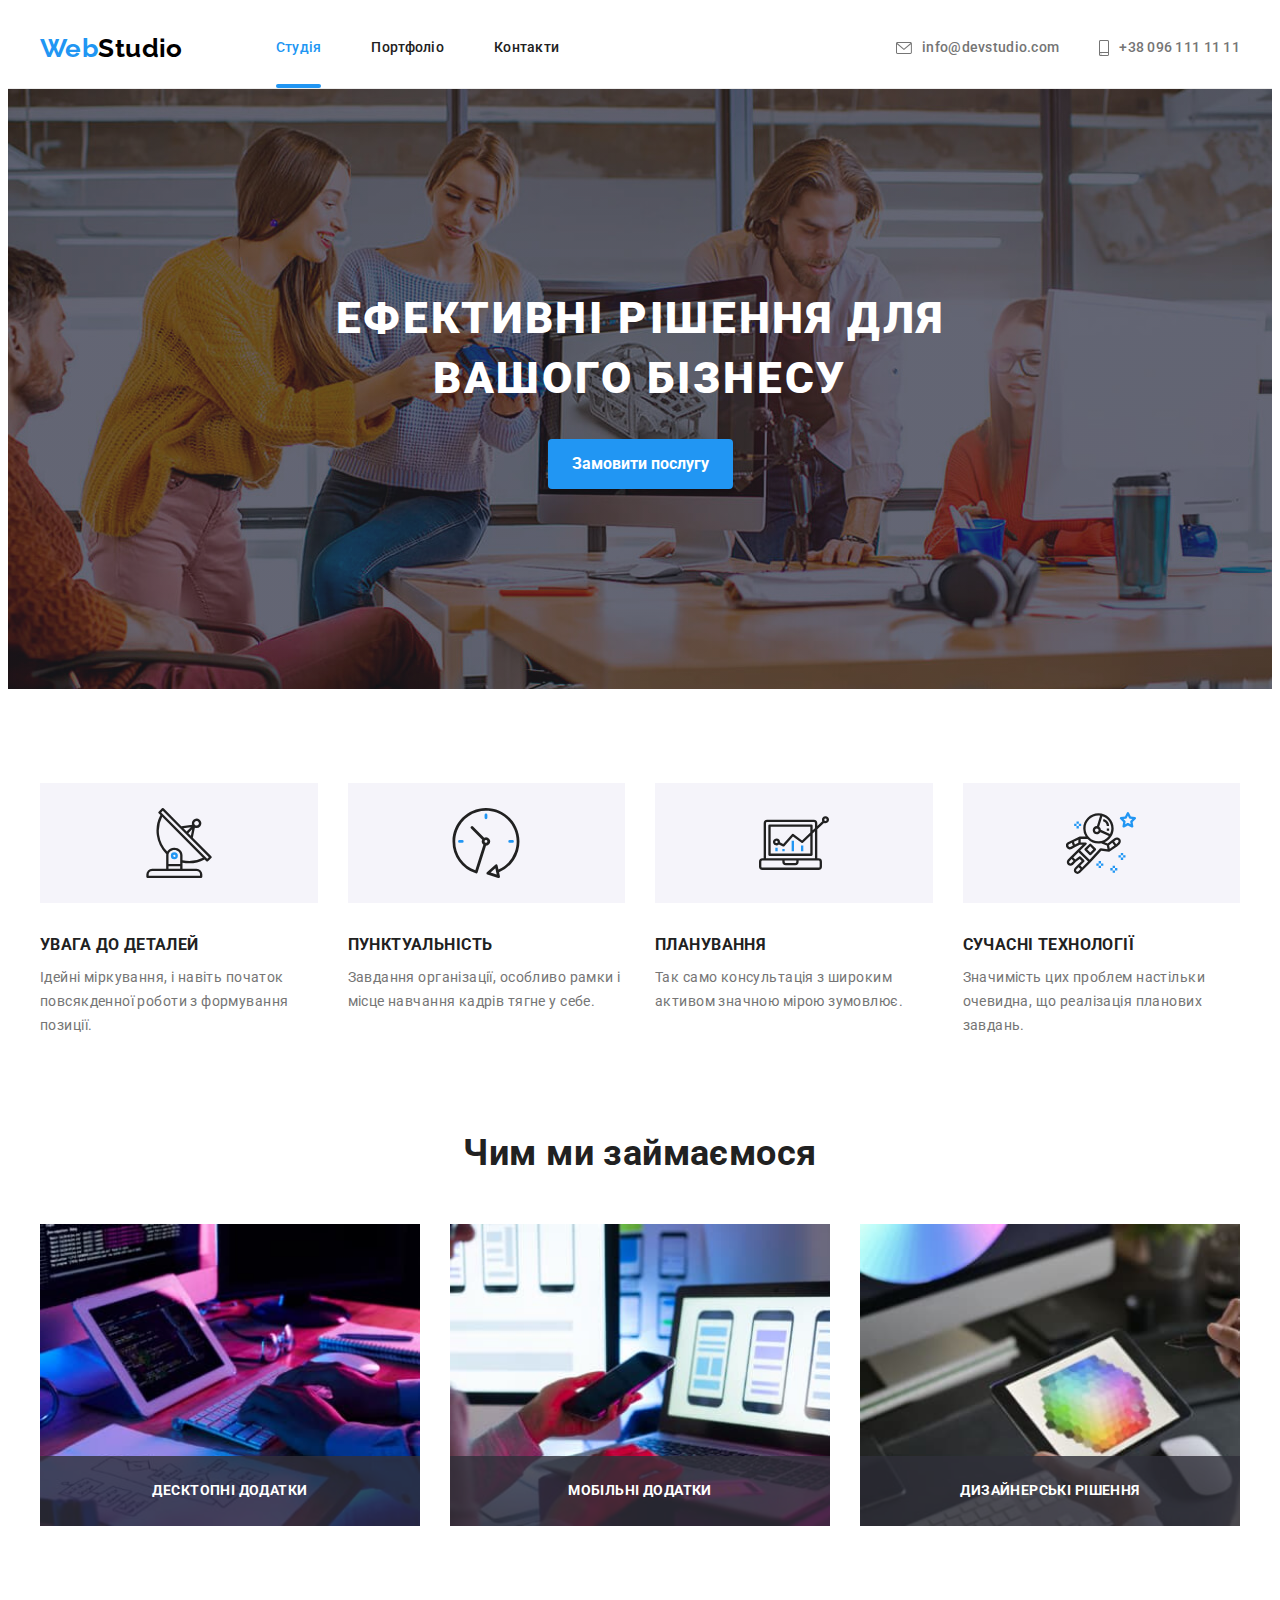
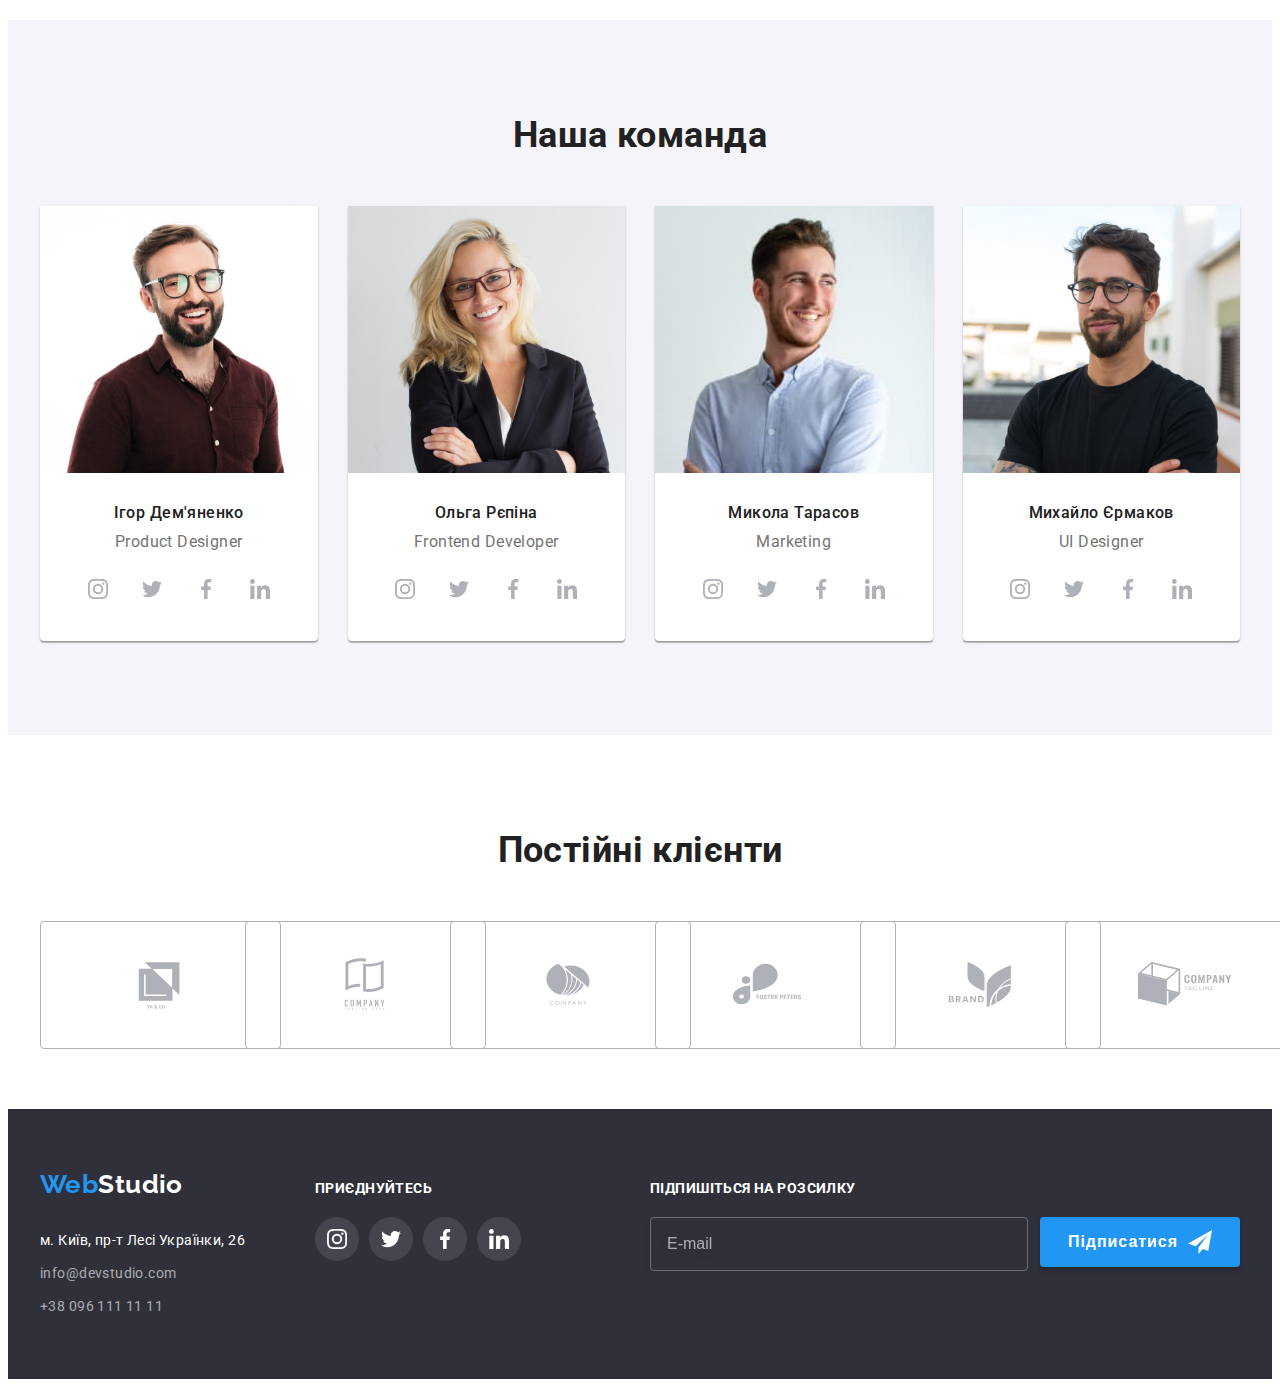
<file: index.html>
<!DOCTYPE html>
<html lang="uk">
  <head>
    <meta charset="UTF-8" />
    <meta http-equiv="X-UA-Compatible" content="IE=edge" />
    <meta name="viewport" content="width=device-width, initial-scale=1.0" />
    <link rel="preconnect" href="https://fonts.googleapis.com" />
    <link rel="preconnect" href="https://fonts.gstatic.com" crossorigin />
    <link
      href="https://fonts.googleapis.com/css2?family=Raleway:wght@700&family=Roboto:wght@400;500;700;900&display=swap"
      rel="stylesheet"
    />
    <link
      rel="stylesheet"
      href="https://cdnjs.cloudflare.com/ajax/libs/modern-normalize/1.1.0/modern-normalize.min.css"
      integrity="sha512-wpPYUAdjBVSE4KJnH1VR1HeZfpl1ub8YT/NKx4PuQ5NmX2tKuGu6U/JRp5y+Y8XG2tV+wKQpNHVUX03MfMFn9Q=="
      crossorigin="anonymous"
      referrerpolicy="no-referrer"
    />
    <link rel="stylesheet" href="./css/main.min.css" />
    <title>Студія</title>
  </head>
  <body>
    <header class="header">
      <div class="container">
        <a href="" lang="en" class="logo header__logo"
          >Web<span class="logo--black-color">Studio</span></a
        >
        <nav class="nav">
          <ul class="nav__list">
            <li><a href="./index.html" class="nav__link current">Студія</a></li>
            <li><a href="./portfolio.html" class="nav__link">Портфоліо</a></li>
            <li><a href="" class="nav__link"> Контакти</a></li>
          </ul>
        </nav>
        <ul class="contact header__contact">
          <li>
            <a href="mailto:info@devstudio.com" class="contact__link">
              <svg width="16" height="12" class="contact__icon">
                <use href="./images/icons.svg#icon-envelope"></use>
              </svg>
              info@devstudio.com</a
            >
          </li>
          <li>
            <a href="tel:+380961111111" class="contact__link">
              <svg width="10" height="16" class="contact__icon">
                <use href="./images/icons.svg#icon-smartphone"></use>
              </svg>
              +38 096 111 11 11</a
            >
          </li>
        </ul>
        <button type="button" class="menu-open">
          <svg width="40" height="40" class="menu-open__icon">
            <use href="./images/icons.svg#icon-menu_open"></use>
          </svg>
        </button>
      </div>
      <!-- ------------mob-menu -->
      <div class="mob-menu is-hidden">
        <div class="container">
          <button type="button" class="menu-close">
            <svg width="40" height="40" class="menu-close__icon">
              <use href="./images/icons.svg#icon-close-black"></use>
            </svg>
          </button>
          <nav class="mob-nav">
            <ul class="mob-nav__lists">
              <li class="mob-nav__list">
                <a href="./index.html" class="mob-nav__link current">Студія</a>
              </li>
              <li class="mob-nav__list">
                <a href="./portfolio.html" class="mob-nav__link">Портфоліо</a>
              </li>
              <li class="mob-nav__list">
                <a href="" class="mob-nav__link"> Контакти</a>
              </li>
            </ul>
          </nav>
          <div>
            <ul class="mob-contact">
              <li class="mob-contact__list">
                <a href="tel:+380961111111" class="mob-contact__link"
                  >+38 096 111 11 11</a
                >
              </li>
              <li class="mob-contact__list">
                <a href="mailto:info@devstudio.com" class="mob-contact__link"
                  >info@devstudio.com</a
                >
              </li>
            </ul>
            <ul class="mob-social lists">
              <li class="mob-social__list">
                <a href="" class="mob-social__link">Instagram</a>
              </li>
              <li class="mob-social__list">
                <a href="" class="mob-social__link">Twitter</a>
              </li>
              <li class="mob-social__list">
                <a href="" class="mob-social__link">Facebook</a>
              </li>
              <li class="mob-social__list">
                <a href="" class="mob-social__link">LinkedIn</a>
              </li>
            </ul>
          </div>
        </div>
      </div>
    </header>
    <main>
      <section class="hero">
        <div class="container">
          <h1 class="hero__title">Ефективні рішення для вашого бізнесу</h1>
          <button type="button" class="hero__button" data-modal-open>
            Замовити послугу
          </button>
        </div>
      </section>
      <section class="features section">
        <div class="container">
          <h2 class="visually-hidden">Особливості</h2>
          <ul class="lists">
            <li class="features__list">
              <div class="features__container-icon">
                <svg width="70" height="70">
                  <use href="./images/icons.svg#icon-antenna"></use>
                </svg>
              </div>
              <h3 class="features__titel">УВАГА ДО ДЕТАЛЕЙ</h3>
              <p class="features__text">
                Ідейні міркування, і навіть початок повсякденної роботи з
                формування позиції.
              </p>
            </li>
            <li class="features__list">
              <div class="features__container-icon">
                <svg width="70" height="70">
                  <use href="./images/icons.svg#icon-clock"></use>
                </svg>
              </div>
              <h3 class="features__titel">ПУНКТУАЛЬНІСТЬ</h3>
              <p class="features__text">
                Завдання організації, особливо рамки і місце навчання кадрів
                тягне у себе.
              </p>
            </li>
            <li class="features__list">
              <div class="features__container-icon">
                <svg width="70" height="70">
                  <use href="./images/icons.svg#icon-diagram"></use>
                </svg>
              </div>
              <h3 class="features__titel">ПЛАНУВАННЯ</h3>
              <p class="features__text">
                Так само консультація з широким активом значною мірою зумовлює.
              </p>
            </li>
            <li class="features__list">
              <div class="features__container-icon">
                <svg width="70" height="70">
                  <use href="./images/icons.svg#icon-astronaut"></use>
                </svg>
              </div>
              <h3 class="features__titel">СУЧАСНІ ТЕХНОЛОГІЇ</h3>
              <p class="features__text">
                Значимість цих проблем настільки очевидна, що реалізація
                планових завдань.
              </p>
            </li>
          </ul>
        </div>
      </section>
      <section class="work section">
        <div class="container">
          <h2 class="work__titel">Чим ми займаємося</h2>
          <ul class="lists">
            <li class="work__list">
              <div class="work__container">
                <img
                  srcset="./images/box1.jpg 1x, ./images/box1-2x.jpg 2x"
                  src="./images/box1.jpg"
                  alt="людина пише код на компютері"
                  width="370"
                />
                <p class="work__text">Десктопні додатки</p>
              </div>
            </li>
            <li class="work__list">
              <div class="work__container">
                <img
                  srcset="./images/box2.jpg 1x, ./images/box2-2x.jpg 2x"
                  src="./images/box2.jpg"
                  alt="людина працює з мобільним додаток та компютером"
                  width="370"
                />
                <p class="work__text">Мобільні додатки</p>
              </div>
            </li>
            <li class="work__list">
              <div class="work__container">
                <img
                  srcset="./images/box3.jpg 1x, ./images/box3-2x.jpg 2x"
                  src="./images/box3.jpg"
                  alt="людина обирає колір з палітри на планшеті"
                  width="370"
                />
                <p class="work__text">Дизайнерські рішення</p>
              </div>
            </li>
          </ul>
        </div>
      </section>
      <section class="team section">
        <div class="container">
          <h2 class="team__title">Наша команда</h2>
          <ul class="card lists">
            <li class="card__list">
              <picture>
                <source
                  srcset="
                    ./images/team_des1.jpg    1x,
                    ./images/team_des1-2x.jpg 2x
                  "
                  media="(min-width:1200px)"
                />
                <source
                  srcset="
                    ./images/team_tab1.jpg    1x,
                    ./images/team_tab1-2x.jpg 2x
                  "
                  media="(min-width:768px)"
                />
                <source
                  srcset="
                    ./images/team_mob1.jpg    1x,
                    ./images/team_mob1-2x.jpg 2x
                  "
                  media="(min-width:480px)"
                />
                <img
                  srcset="
                    ./images/team_des1.jpg    1x,
                    ./images/team_des1-2x.jpg 2x
                  "
                  src="./images/team_des1.jpg"
                  alt="фото Ігор Дем'яненко"
                  width="270"
                />
              </picture>
              <h3 class="card__name">Ігор Дем'яненко</h3>
              <p lang="en" class="card__job">Product Designer</p>
              <ul class="list-social team__list-social lists">
                <li class="list-social__network">
                  <a href="" class="list-social__link">
                    <svg width="20" height="20" class="our-social__icon">
                      <use href="./images/icons.svg#icon-instagram"></use>
                    </svg>
                  </a>
                </li>
                <li class="list-social__network">
                  <a href="" class="list-social__link">
                    <svg width="20" height="20" class="our-social__icon">
                      <use href="./images/icons.svg#icon-twitter"></use>
                    </svg>
                  </a>
                </li>
                <li class="list-social__network">
                  <a href="" class="list-social__link">
                    <svg width="20" height="20" class="our-social__icon">
                      <use href="./images/icons.svg#icon-facebook"></use>
                    </svg>
                  </a>
                </li>
                <li class="list-social__network">
                  <a href="" class="list-social__link">
                    <svg width="20" height="20" class="our-social__icon">
                      <use href="./images/icons.svg#icon-linkedin"></use>
                    </svg>
                  </a>
                </li>
              </ul>
            </li>
            <li class="card__list">
              <picture>
                <source
                  srcset="
                    ./images/team_des2.jpg    1x,
                    ./images/team_des2-2x.jpg 2x
                  "
                  media="(min-width:1200px)"
                />
                <source
                  srcset="
                    ./images/team_tab2.jpg    1x,
                    ./images/team_tab2-2x.jpg 2x
                  "
                  media="(min-width:768px)"
                />
                <source
                  srcset="
                    ./images/team_mob2.jpg    1x,
                    ./images/team_mob2-2x.jpg 2x
                  "
                  media="(min-width:480px)"
                />
                <img
                  srcset="
                    ./images/team_des2.jpg    1x,
                    ./images/team_des2-2x.jpg 2x
                  "
                  src="./images//team_des2.jpg"
                  alt="фото Ольга Рєпіна"
                  width="270"
                />
              </picture>

              <h3 class="card__name">Ольга Рєпіна</h3>
              <p lang="en" class="card__job">Frontend Developer</p>
              <ul class="list-social team__list-social lists">
                <li class="list-social__network">
                  <a href="" class="list-social__link">
                    <svg width="20" height="20" class="our-social__icon">
                      <use href="./images/icons.svg#icon-instagram"></use>
                    </svg>
                  </a>
                </li>
                <li class="list-social__network">
                  <a href="" class="list-social__link">
                    <svg width="20" height="20" class="our-social__icon">
                      <use href="./images/icons.svg#icon-twitter"></use>
                    </svg>
                  </a>
                </li>
                <li class="list-social__network">
                  <a href="" class="list-social__link">
                    <svg width="20" height="20" class="our-social__icon">
                      <use href="./images/icons.svg#icon-facebook"></use>
                    </svg>
                  </a>
                </li>
                <li class="list-social__network">
                  <a href="" class="list-social__link">
                    <svg width="20" height="20" class="our-social__icon">
                      <use href="./images/icons.svg#icon-linkedin"></use>
                    </svg>
                  </a>
                </li>
              </ul>
            </li>
            <li class="card__list">
              <picture>
                <source
                  srcset="
                    ./images/team_des3.jpg    1x,
                    ./images/team_des3-2x.jpg 2x
                  "
                  media="(min-width:1200px)"
                />
                <source
                  srcset="
                    ./images/team_tab3.jpg    1x,
                    ./images/team_tab3-2x.jpg 2x
                  "
                  media="(min-width:768px)"
                />
                <source
                  srcset="
                    ./images/team_mob3.jpg    1x,
                    ./images/team_mob3-2x.jpg 2x
                  "
                  media="(min-width:480px)"
                />
                <img
                  srcset="
                    ./images/team_des3.jpg    1x,
                    ./images/team_des3-2x.jpg 2x
                  "
                  src="./images/team_des3.jpg"
                  alt="фото Микола Тарасов"
                  width="270"
                />
              </picture>

              <h3 class="card__name">Микола Тарасов</h3>
              <p lang="en" class="card__job">Marketing</p>
              <ul class="list-social team__list-social lists">
                <li class="list-social__network">
                  <a href="" class="list-social__link">
                    <svg width="20" height="20" class="our-social__icon">
                      <use href="./images/icons.svg#icon-instagram"></use>
                    </svg>
                  </a>
                </li>
                <li class="list-social__network">
                  <a href="" class="list-social__link">
                    <svg width="20" height="20" class="our-social__icon">
                      <use href="./images/icons.svg#icon-twitter"></use>
                    </svg>
                  </a>
                </li>
                <li class="list-social__network">
                  <a href="" class="list-social__link">
                    <svg width="20" height="20" class="our-social__icon">
                      <use href="./images/icons.svg#icon-facebook"></use>
                    </svg>
                  </a>
                </li>
                <li class="list-social__network">
                  <a href="" class="list-social__link">
                    <svg width="20" height="20" class="our-social__icon">
                      <use href="./images/icons.svg#icon-linkedin"></use>
                    </svg>
                  </a>
                </li>
              </ul>
            </li>
            <li class="card__list">
              <picture>
                <source
                  srcset="
                    ./images/team_des4.jpg    1x,
                    ./images/team_des4-2x.jpg 2x
                  "
                  media="(min-width:1200px)"
                />
                <source
                  srcset="
                    ./images/team_tab4.jpg    1x,
                    ./images/team_tab4-2x.jpg 2x
                  "
                  media="(min-width:768px)"
                />
                <source
                  srcset="
                    ./images/team_mob4.jpg    1x,
                    ./images/team_mob4-2x.jpg 2x
                  "
                  media="(min-width:480px)"
                />
                <img
                  srcset="
                    ./images/team_des4.jpg    1x,
                    ./images/team_des4-2x.jpg 2x
                  "
                  src="./images/team_des4.jpg"
                  alt="фото Михайло Єрмаков"
                  width="270"
                />
              </picture>

              <h3 class="card__name">Михайло Єрмаков</h3>
              <p lang="en" class="card__job">UI Designer</p>
              <ul class="list-social team__list-social lists">
                <li class="list-social__network">
                  <a href="" class="list-social__link">
                    <svg width="20" height="20" class="our-social__icon">
                      <use href="./images/icons.svg#icon-instagram"></use>
                    </svg>
                  </a>
                </li>
                <li class="list-social__network">
                  <a href="" class="list-social__link">
                    <svg width="20" height="20" class="our-social__icon">
                      <use href="./images/icons.svg#icon-twitter"></use>
                    </svg>
                  </a>
                </li>
                <li class="list-social__network">
                  <a href="" class="list-social__link">
                    <svg width="20" height="20" class="our-social__icon">
                      <use href="./images/icons.svg#icon-facebook"></use>
                    </svg>
                  </a>
                </li>
                <li class="list-social__network">
                  <a href="" class="list-social__link">
                    <svg width="20" height="20" class="our-social__icon">
                      <use href="./images/icons.svg#icon-linkedin"></use>
                    </svg>
                  </a>
                </li>
              </ul>
            </li>
          </ul>
        </div>
      </section>
      <section class="client section">
        <div class="container">
          <h2 class="client__title client__company">Постійні клієнти</h2>
          <ul class="company lists">
            <li class="company__list">
              <a href="" class="company__link">
                <svg width="106" height="60" class="company__icon">
                  <use href="./images/icons.svg#icon-logo1"></use>
                </svg>
              </a>
            </li>
            <li class="company__list">
              <a href="" class="company__link">
                <svg width="106" height="60" class="company__icon">
                  <use href="./images/icons.svg#icon-logo2"></use>
                </svg>
              </a>
            </li>
            <li class="company__list">
              <a href="" class="company__link">
                <svg width="106" height="60" class="company__icon">
                  <use href="./images/icons.svg#icon-logo3"></use>
                </svg>
              </a>
            </li>
            <li class="company__list">
              <a href="" class="company__link">
                <svg width="106" height="60" class="company__icon">
                  <use href="./images/icons.svg#icon-logo4"></use>
                </svg>
              </a>
            </li>
            <li class="company__list">
              <a href="" class="company__link">
                <svg width="106" height="60" class="company__icon">
                  <use href="./images/icons.svg#icon-logo5"></use>
                </svg>
              </a>
            </li>
            <li class="company__list">
              <a href="" class="company__link">
                <svg width="106" height="60" class="company__icon">
                  <use href="./images/icons.svg#icon-logo6"></use>
                </svg>
              </a>
            </li>
          </ul>
        </div>
      </section>
    </main>
    <!-- foter -->
    <footer class="footer">
      <div class="container">
        <div class="container__tablet">
          <div class="address__container">
            <a href="" lang="en" class="logo"
              >Web<span class="logo--white-color">Studio</span></a
            >
            <address class="address footer__address">
              <ul class="address__list">
                <li class="address__contact">
                  м. Київ, пр-т Лесі Українки, 26
                </li>
                <li>
                  <a href="mailto:info@devstudio.com" class="address__contact">
                    info@devstudio.com</a
                  >
                </li>
                <li>
                  <a href="tel:+380961111111" class="address__contact"
                    >+38 096 111 11 11</a
                  >
                </li>
              </ul>
            </address>
          </div>
          <div class="our-social footer__our-social">
            <p class="our-social__titel">приєднуйтесь</p>
            <ul class="our-social__lists lists">
              <li class="our-social__list">
                <a href="" class="our-social__link">
                  <svg width="20" height="20" class="our-social__icon">
                    <use href="./images/icons.svg#icon-instagram"></use>
                  </svg>
                </a>
              </li>
              <li class="our-social__list">
                <a href="" class="our-social__link">
                  <svg width="20" height="20" class="our-social__icon">
                    <use href="./images/icons.svg#icon-twitter"></use>
                  </svg>
                </a>
              </li>
              <li class="our-social__list">
                <a href="" class="our-social__link">
                  <svg width="20" height="20" class="our-social__icon">
                    <use href="./images/icons.svg#icon-facebook"></use>
                  </svg>
                </a>
              </li>
              <li class="our-social__list">
                <a href="" class="our-social__link">
                  <svg width="20" height="20" class="our-social__icon">
                    <use href="./images/icons.svg#icon-linkedin"></use>
                  </svg>
                </a>
              </li>
            </ul>
          </div>
        </div>
        <div class="subscription footer__subscription">
          <p class="subscription__text">Підпишіться на розсилку</p>
          <form action="" class="subscription__form">
            <label for="mail"></label>
            <input
              type="email"
              name="mail"
              id="mail"
              class="subscription__input"
              placeholder="E-mail"
            />
            <button type="submit" class="subscription__button">
              <span>Підписатися</span>
              <svg width="24" height="24" class="subscription__icon">
                <use href="./images/icons.svg#icon-send"></use>
              </svg>
            </button>
          </form>
        </div>
      </div>
    </footer>
    <!-- -----------модал--------------- -->
    <div class="backdrop is-hidden" data-modal>
      <div class="modal">
        <button type="button" class="modal__close" data-modal-close>
          <svg width="18" height="18" class="modal__icon-close">
            <use href="./images/icons.svg#icon-close-black"></use>
          </svg>
        </button>
        <form action="" class="modal__form">
          <p class="modal__title">Залиште свої дані, ми вам передзвонимо</p>
          <label for="name" class="modal__label">Ім'я</label>
          <div class="modal__container">
            <input
              type="text"
              name="name"
              id="name"
              class="modal__input"
              required
            />
            <svg width="18" height="18" class="modal__icon">
              <use href="./images/icons.svg#icon-person"></use>
            </svg>
          </div>
          <label for="tel" class="modal__label">Телефон</label>
          <div class="modal__container">
            <input
              type="tel"
              name="tel"
              id="tel"
              class="modal__input"
              required
            />
            <svg width="18" height="18" class="modal__icon">
              <use href="./images/icons.svg#icon-phone"></use>
            </svg>
          </div>
          <label for="email" class="modal__label">Пошта</label>
          <div class="modal__container">
            <input
              type="email"
              name="email"
              id="email"
              class="modal__input"
              required
            />
            <svg width="18" height="18" class="modal__icon">
              <use href="./images/icons.svg#icon-email"></use>
            </svg>
          </div>
          <label for="coment" class="modal__label">Коментар</label>
          <textarea
            name="coment"
            id="coment"
            class="modal__coment"
            placeholder="Введіть текст"
          ></textarea>
          <div class="modal__politico">
            <label for="politico" class="modal__pilitico-label">
              <input
                type="checkbox"
                name="politico"
                id="politico"
                class="visually-hidden modal__input-check"
                required
              />
              <svg width="16" height="15" class="modal__input-check--no">
                <use href="./images/icons.svg#icon-vector"></use>
              </svg>
              <svg width="16" height="15" class="modal__input-check--yes">
                <use href="./images/icons.svg#icon-icon-check"></use>
              </svg>
              Погоджуюсь з розсилкою та приймаю
              <a href="" target="_blank" class="modal__politico-link"
                >Умови договору</a
              >
            </label>
          </div>

          <button type="submit" class="modal__botton">Відправити</button>
        </form>
      </div>
    </div>
    <script src="./js/modal.js"></script>
    <script src="./js/mobile-menu.js"></script>
  </body>
</html>
</file>
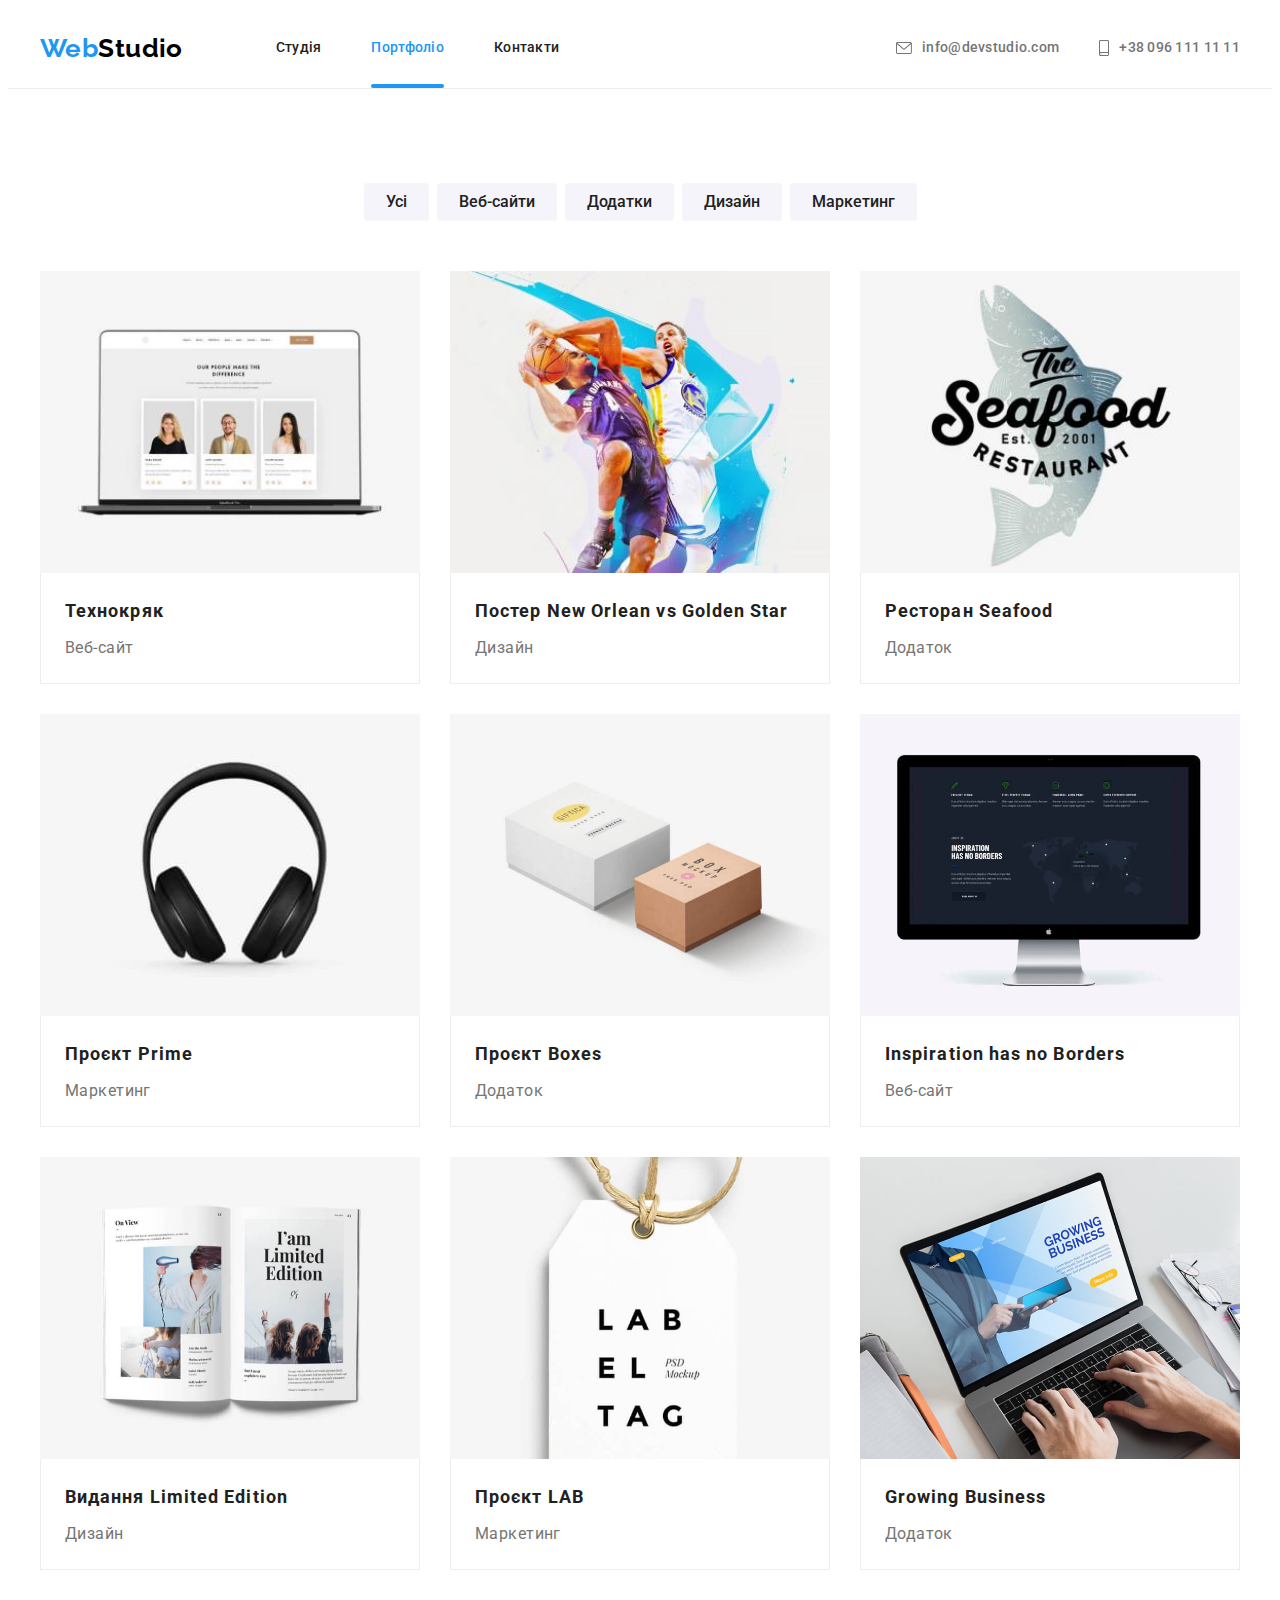
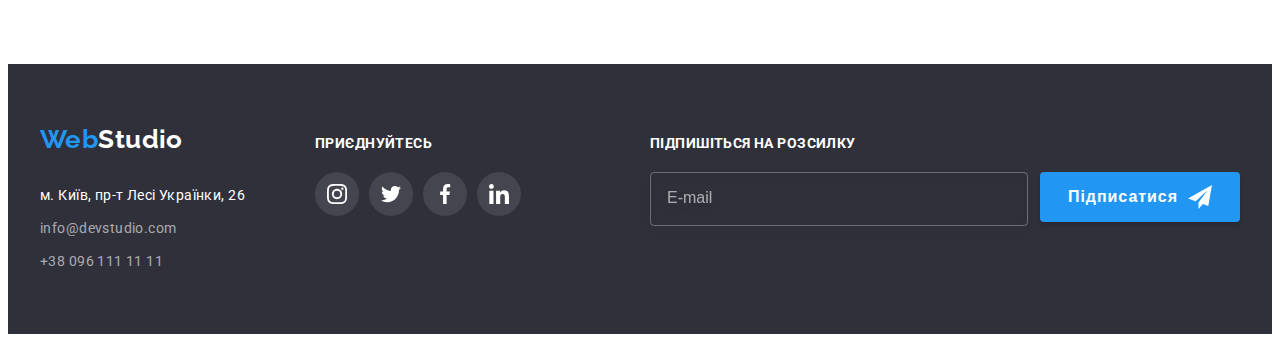
<file: portfolio.html>
<!DOCTYPE html>
<html lang="uk">
  <head>
    <meta charset="UTF-8" />
    <meta http-equiv="X-UA-Compatible" content="IE=edge" />
    <meta name="viewport" content="width=device-width, initial-scale=1.0" />
    <link rel="preconnect" href="https://fonts.googleapis.com" />
    <link rel="preconnect" href="https://fonts.gstatic.com" crossorigin />
    <link
      href="https://fonts.googleapis.com/css2?family=Raleway:wght@700&family=Roboto:wght@400;500;700;900&display=swap"
      rel="stylesheet"
    />
    <link
      rel="stylesheet"
      href="https://cdnjs.cloudflare.com/ajax/libs/modern-normalize/1.1.0/modern-normalize.min.css"
      integrity="sha512-wpPYUAdjBVSE4KJnH1VR1HeZfpl1ub8YT/NKx4PuQ5NmX2tKuGu6U/JRp5y+Y8XG2tV+wKQpNHVUX03MfMFn9Q=="
      crossorigin="anonymous"
      referrerpolicy="no-referrer"
    />
    <link rel="stylesheet" href="./css/main.min.css" />
    <title>Портфоліо</title>
  </head>
  <body>
    <header class="header">
      <div class="container">
        <a href="" lang="en" class="logo header__logo"
          >Web<span class="logo--black-color">Studio</span></a
        >
        <nav class="nav">
          <ul class="nav__list">
            <li><a href="./index.html" class="nav__link">Студія</a></li>
            <li>
              <a href="./portfolio.html" class="nav__link current">Портфоліо</a>
            </li>
            <li><a href="" class="nav__link"> Контакти</a></li>
          </ul>
        </nav>
        <ul class="contact header__contact">
          <li>
            <a href="mailto:info@devstudio.com" class="contact__link">
              <svg width="16" height="12" class="contact__icon">
                <use href="./images/icons.svg#icon-envelope"></use>
              </svg>
              info@devstudio.com</a
            >
          </li>
          <li>
            <a href="tel:+380961111111" class="contact__link">
              <svg width="10" height="16" class="contact__icon">
                <use href="./images/icons.svg#icon-smartphone"></use>
              </svg>
              +38 096 111 11 11</a
            >
          </li>
        </ul>
        <button type="button" class="menu-open">
          <svg width="40" height="40" class="menu-open__icon">
            <use href="./images/icons.svg#icon-menu_open"></use>
          </svg>
        </button>
      </div>
      <!-- ------------mob-menu -->
      <div class="mob-menu is-hidden">
        <div class="container">
          <button type="button" class="menu-close">
            <svg width="40" height="40" class="menu-close__icon">
              <use href="./images/icons.svg#icon-close-black"></use>
            </svg>
          </button>
          <nav class="mob-nav">
            <ul class="mob-nav__lists">
              <li class="mob-nav__list">
                <a href="./index.html" class="mob-nav__link">Студія</a>
              </li>
              <li class="mob-nav__list">
                <a href="./portfolio.html" class="mob-nav__link current"
                  >Портфоліо</a
                >
              </li>
              <li class="mob-nav__list">
                <a href="" class="mob-nav__link"> Контакти</a>
              </li>
            </ul>
          </nav>
          <div>
            <ul class="mob-contact">
              <li class="mob-contact__list">
                <a href="tel:+380961111111" class="mob-contact__link"
                  >+38 096 111 11 11</a
                >
              </li>
              <li class="mob-contact__list">
                <a href="mailto:info@devstudio.com" class="mob-contact__link"
                  >info@devstudio.com</a
                >
              </li>
            </ul>
            <ul class="mob-social lists">
              <li class="mob-social__list">
                <a href="" class="mob-social__link">Instagram</a>
              </li>
              <li class="mob-social__list">
                <a href="" class="mob-social__link">Twitter</a>
              </li>
              <li class="mob-social__list">
                <a href="" class="mob-social__link">Facebook</a>
              </li>
              <li class="mob-social__list">
                <a href="" class="mob-social__link">LinkedIn</a>
              </li>
            </ul>
          </div>
        </div>
      </div>
    </header>
    <main>
      <section class="portfolio section">
        <div class="container">
          <h1 class="visually-hidden">Портфоліо</h1>
          <ul class="filter lists">
            <li><button type="button" class="filter__button">Усі</button></li>
            <li>
              <button type="button" class="filter__button">Веб-сайти</button>
            </li>
            <li>
              <button type="button" class="filter__button">Додатки</button>
            </li>
            <li>
              <button type="button" class="filter__button">Дизайн</button>
            </li>
            <li>
              <button type="button" class="filter__button">Маркетинг</button>
            </li>
          </ul>
          <ul class="projects lists">
            <li class="projects__list">
              <a href="" class="projects__link">
                <div class="projects__container">
                  <picture>
                    <source
                      srcset="
                        ./images/project_des_1.jpg    1x,
                        ./images/project_des_1-2x.jpg 2x
                      "
                      media="(min-width:1200px)"
                    />
                    <source
                      srcset="
                        ./images/project_tab_1.jpg    1x,
                        ./images/project_tab_1-2x.jpg 2x
                      "
                      media="(min-width:768px)"
                    />
                    <source
                      srcset="
                        ./images/project_mob_1.jpg    1x,
                        ./images/project_mob_1-2x.jpg 2x
                      "
                      media="(min-width:480px)"
                    />
                    <img
                      srcset="
                        ./images/project_des_1.jpg    1x,
                        ./images/project_des_1-2x.jpg 2x
                      "
                      src="./images/project_des_1.jpg"
                      alt="відкритий ноутбук"
                      width="370"
                      height="294"
                    />
                  </picture>

                  <p class="projects__text-hover">
                    Ресурс пропонує комплексні пропозиції з різним рівнем
                    функціоналу та сервісів. Все це дозволить відвідувачу
                    отримати вичерпні відомості про компанію чи приватну особу.
                  </p>
                </div>
                <div class="projects__name">
                  <h2 class="projects__titel">Технокряк</h2>
                  <p class="projects__text">Веб-сайт</p>
                </div>
              </a>
            </li>
            <li class="projects__list">
              <a href="" class="projects__link">
                <div class="projects__container">
                  <picture>
                    <source
                      srcset="
                        ./images/project_des_2.jpg    1x,
                        ./images/project_des_2-2x.jpg 2x
                      "
                      media="(min-width:1200px)"
                    />
                    <source
                      srcset="
                        ./images/project_tab_2.jpg    1x,
                        ./images/project_tab_2-2x.jpg 2x
                      "
                      media="(min-width:768px)"
                    />
                    <source
                      srcset="
                        ./images/project_mob_2.jpg    1x,
                        ./images/project_mob_2-2x.jpg 2x
                      "
                      media="(min-width:480px)"
                    />
                    <img
                      srcset="
                        ./images/project_des_2.jpg    1x,
                        ./images/project_des_2-2x.jpg 2x
                      "
                      src="./images/project_des_2.jpg"
                      alt="гравці з баскетболу"
                      width="370"
                      height="294"
                    />
                  </picture>

                  <p class="projects__text-hover">
                    Ресурс пропонує комплексні пропозиції з різним рівнем
                    функціоналу та сервісів. Все це дозволить відвідувачу
                    отримати вичерпні відомості про компанію чи приватну особу.
                  </p>
                </div>
                <div class="projects__name">
                  <h2 class="projects__titel">
                    Постер <span lang="en">New Orlean vs Golden Star</span>
                  </h2>
                  <p class="projects__text">Дизайн</p>
                </div>
              </a>
            </li>
            <li class="projects__list">
              <a href="" class="projects__link">
                <div class="projects__container">
                  <picture>
                    <source
                      srcset="
                        ./images/project_des_3.jpg    1x,
                        ./images/project_des_3-2x.jpg 2x
                      "
                      media="(min-width:1200px)"
                    />
                    <source
                      srcset="
                        ./images/project_tab_3.jpg    1x,
                        ./images/project_tab_3-2x.jpg 2x
                      "
                      media="(min-width:768px)"
                    />
                    <source
                      srcset="
                        ./images/project_mob_3.jpg    1x,
                        ./images/project_mob_3-2x.jpg 2x
                      "
                      media="(min-width:480px)"
                    />
                    <img
                      srcset="
                        ./images/project_des_3.jpg    1x,
                        ./images/project_des_3-2x.jpg 2x
                      "
                      src="./images/project_des_3.jpg"
                      alt="емблема ресторану"
                      width="370"
                      height="294"
                    />
                  </picture>

                  <p class="projects__text-hover">
                    Ресурс пропонує комплексні пропозиції з різним рівнем
                    функціоналу та сервісів. Все це дозволить відвідувачу
                    отримати вичерпні відомості про компанію чи приватну особу.
                  </p>
                </div>
                <div class="projects__name">
                  <h2 class="projects__titel">
                    Ресторан <span lang="en">Seafood</span>
                  </h2>
                  <p class="projects__text">Додаток</p>
                </div>
              </a>
            </li>
            <li class="projects__list">
              <a href="" class="projects__link">
                <div class="projects__container">
                  <picture>
                    <source
                      srcset="
                        ./images/project_des_4.jpg    1x,
                        ./images/project_des_4-2x.jpg 2x
                      "
                      media="(min-width:1200px)"
                    />
                    <source
                      srcset="
                        ./images/project_tab_4.jpg    1x,
                        ./images/project_tab_4-2x.jpg 2x
                      "
                      media="(min-width:768px)"
                    />
                    <source
                      srcset="
                        ./images/project_mob_4.jpg    1x,
                        ./images/project_mob_4-2x.jpg 2x
                      "
                      media="(min-width:480px)"
                    />
                    <img
                      srcset="
                        ./images/project_des_4.jpg    1x,
                        ./images/project_des_4-2x.jpg 2x
                      "
                      src="./images/project_des_4.jpg"
                      alt="навушники"
                      width="370"
                      height="294"
                    />
                  </picture>

                  <p class="projects__text-hover">
                    Ресурс пропонує комплексні пропозиції з різним рівнем
                    функціоналу та сервісів. Все це дозволить відвідувачу
                    отримати вичерпні відомості про компанію чи приватну особу.
                  </p>
                </div>
                <div class="projects__name">
                  <h2 class="projects__titel">
                    Проєкт <span lang="en">Prime</span>
                  </h2>
                  <p class="projects__text">Маркетинг</p>
                </div>
              </a>
            </li>
            <li class="projects__list">
              <a href="" class="projects__link">
                <div class="projects__container">
                  <picture>
                    <source
                      srcset="
                        ./images/project_des_5-2x.jpg 1x,
                        ./images/project_des_5-2x.jpg 2x
                      "
                      media="(min-width:1200px)"
                    />
                    <source
                      srcset="
                        ./images/project_tab_5.jpg    1x,
                        ./images/project_tab_5-2x.jpg 2x
                      "
                      media="(min-width:768px)"
                    />
                    <source
                      srcset="
                        ./images/project_mob_5.jpg    1x,
                        ./images/project_mob_5-2x.jpg 2x
                      "
                      media="(min-width:480px)"
                    />
                    <img
                      srcset="
                        ./images/project_des_5.jpg    1x,
                        ./images/project_des_5-2x.jpg 2x
                      "
                      src="./images/project_des_5.jpg"
                      alt="дві коробки"
                      width="370"
                      height="294"
                    />
                  </picture>

                  <p class="projects__text-hover">
                    Ресурс пропонує комплексні пропозиції з різним рівнем
                    функціоналу та сервісів. Все це дозволить відвідувачу
                    отримати вичерпні відомості про компанію чи приватну особу.
                  </p>
                </div>
                <div class="projects__name">
                  <h2 class="projects__titel">
                    Проєкт <span lang="en">Boxes</span>
                  </h2>
                  <p class="projects__text">Додаток</p>
                </div>
              </a>
            </li>
            <li class="projects__list">
              <a href="" class="projects__link">
                <div class="projects__container">
                  <picture>
                    <source
                      srcset="
                        ./images/project_des_6-2x.jpg 1x,
                        ./images/project_des_6-2x.jpg 2x
                      "
                      media="(min-width:1200px)"
                    />
                    <source
                      srcset="
                        ./images/project_tab_6.jpg    1x,
                        ./images/project_tab_6-2x.jpg 2x
                      "
                      media="(min-width:768px)"
                    />
                    <source
                      srcset="
                        ./images/project_mob_6.jpg    1x,
                        ./images/project_mob_6-2x.jpg 2x
                      "
                      media="(min-width:480px)"
                    />
                    <img
                      srcset="
                        ./images/project_des_6.jpg    1x,
                        ./images/project_des_6-2x.jpg 2x
                      "
                      src="./images/project_des_6.jpg"
                      alt="монітор"
                      width="370"
                      height="294"
                    />
                  </picture>

                  <p class="projects__text-hover">
                    Ресурс пропонує комплексні пропозиції з різним рівнем
                    функціоналу та сервісів. Все це дозволить відвідувачу
                    отримати вичерпні відомості про компанію чи приватну особу.
                  </p>
                </div>
                <div class="projects__name">
                  <h2 lang="en" class="projects__titel">
                    Inspiration has no Borders
                  </h2>
                  <p class="projects__text">Веб-сайт</p>
                </div>
              </a>
            </li>
            <li class="projects__list">
              <a href="" class="projects__link">
                <div class="projects__container">
                  <picture>
                    <source
                      srcset="
                        ./images/project_des_7-2x.jpg 1x,
                        ./images/project_des_7-2x.jpg 2x
                      "
                      media="(min-width:1200px)"
                    />
                    <source
                      srcset="
                        ./images/project_tab_7.jpg    1x,
                        ./images/project_tab_7-2x.jpg 2x
                      "
                      media="(min-width:768px)"
                    />
                    <source
                      srcset="
                        ./images/project_mob_7.jpg    1x,
                        ./images/project_mob_7-2x.jpg 2x
                      "
                      media="(min-width:480px)"
                    />
                    <img
                      srcset="
                        ./images/project_des_7.jpg    1x,
                        ./images/project_des_7-2x.jpg 2x
                      "
                      src="./images/project_des_7.jpg"
                      alt="відкрита книга"
                      width="370"
                      height="294"
                    />
                  </picture>

                  <p class="projects__text-hover">
                    Ресурс пропонує комплексні пропозиції з різним рівнем
                    функціоналу та сервісів. Все це дозволить відвідувачу
                    отримати вичерпні відомості про компанію чи приватну особу.
                  </p>
                </div>
                <div class="projects__name">
                  <h2 class="projects__titel">
                    Видання <span lang="en">Limited Edition</span>
                  </h2>
                  <p class="projects__text">Дизайн</p>
                </div>
              </a>
            </li>
            <li class="projects__list">
              <a href="" class="projects__link">
                <div class="projects__container">
                  <picture>
                    <source
                      srcset="
                        ./images/project_des_8-2x.jpg 1x,
                        ./images/project_des_8-2x.jpg 2x
                      "
                      media="(min-width:1200px)"
                    />
                    <source
                      srcset="
                        ./images/project_tab_8.jpg    1x,
                        ./images/project_tab_8-2x.jpg 2x
                      "
                      media="(min-width:768px)"
                    />
                    <source
                      srcset="
                        ./images/project_mob_8.jpg    1x,
                        ./images/project_mob_8-2x.jpg 2x
                      "
                      media="(min-width:480px)"
                    />
                    <img
                      srcset="
                        ./images/project_des_8.jpg    1x,
                        ./images/project_des_8-2x.jpg 2x
                      "
                      src="./images/project_des_8.jpg"
                      alt="бірка з написом"
                      width="370"
                      height="294"
                    />
                  </picture>

                  <p class="projects__text-hover">
                    Ресурс пропонує комплексні пропозиції з різним рівнем
                    функціоналу та сервісів. Все це дозволить відвідувачу
                    отримати вичерпні відомості про компанію чи приватну особу.
                  </p>
                </div>
                <div class="projects__name">
                  <h2 class="projects__titel">
                    Проєкт <span lang="en">LAB</span>
                  </h2>
                  <p class="projects__text">Маркетинг</p>
                </div>
              </a>
            </li>
            <li class="projects__list">
              <a href="" class="projects__link">
                <div class="projects__container">
                  <picture>
                    <source
                      srcset="
                        ./images/project_des_9-2x.jpg 1x,
                        ./images/project_des_9-2x.jpg 2x
                      "
                      media="(min-width:1200px)"
                    />
                    <source
                      srcset="
                        ./images/project_tab_9.jpg    1x,
                        ./images/project_tab_9-2x.jpg 2x
                      "
                      media="(min-width:768px)"
                    />
                    <source
                      srcset="
                        ./images/project_mob_9.jpg    1x,
                        ./images/project_mob_9-2x.jpg 2x
                      "
                      media="(min-width:480px)"
                    />
                    <img
                      srcset="
                        ./images/project_des_9.jpg    1x,
                        ./images/project_des_9-2x.jpg 2x
                      "
                      src="./images/project_des_9.jpg"
                      alt="людина працює за ноутбуком"
                      width="370"
                      height="294"
                    />
                  </picture>

                  <p class="projects__text-hover">
                    Ресурс пропонує комплексні пропозиції з різним рівнем
                    функціоналу та сервісів. Все це дозволить відвідувачу
                    отримати вичерпні відомості про компанію чи приватну особу.
                  </p>
                </div>
                <div class="projects__name">
                  <h2 lang="en" class="projects__titel">Growing Business</h2>
                  <p class="projects__text">Додаток</p>
                </div>
              </a>
            </li>
          </ul>
        </div>
      </section>
    </main>
    <footer class="footer">
      <div class="container">
        <div class="container__tablet">
          <div class="address__container">
            <a href="" lang="en" class="logo"
              >Web<span class="logo--white-color">Studio</span></a
            >
            <address class="address footer__address">
              <ul class="address__list">
                <li class="address__contact">
                  м. Київ, пр-т Лесі Українки, 26
                </li>
                <li>
                  <a href="mailto:info@devstudio.com" class="address__contact">
                    info@devstudio.com</a
                  >
                </li>
                <li>
                  <a href="tel:+380961111111" class="address__contact"
                    >+38 096 111 11 11</a
                  >
                </li>
              </ul>
            </address>
          </div>
          <div class="our-social footer__our-social">
            <p class="our-social__titel">приєднуйтесь</p>
            <ul class="our-social__lists lists">
              <li class="our-social__list">
                <a href="" class="our-social__link">
                  <svg width="20" height="20" class="our-social__icon">
                    <use href="./images/icons.svg#icon-instagram"></use>
                  </svg>
                </a>
              </li>
              <li class="our-social__list">
                <a href="" class="our-social__link">
                  <svg width="20" height="20" class="our-social__icon">
                    <use href="./images/icons.svg#icon-twitter"></use>
                  </svg>
                </a>
              </li>
              <li class="our-social__list">
                <a href="" class="our-social__link">
                  <svg width="20" height="20" class="our-social__icon">
                    <use href="./images/icons.svg#icon-facebook"></use>
                  </svg>
                </a>
              </li>
              <li class="our-social__list">
                <a href="" class="our-social__link">
                  <svg width="20" height="20" class="our-social__icon">
                    <use href="./images/icons.svg#icon-linkedin"></use>
                  </svg>
                </a>
              </li>
            </ul>
          </div>
        </div>
        <div class="subscription footer__subscription">
          <p class="subscription__text">Підпишіться на розсилку</p>
          <form action="" class="subscription__form">
            <label for="mail"></label>
            <input
              type="email"
              name="mail"
              id="mail"
              class="subscription__input"
              placeholder="E-mail"
            />
            <button type="submit" class="subscription__button">
              <span>Підписатися</span>
              <svg width="24" height="24" class="subscription__icon">
                <use href="./images/icons.svg#icon-send"></use>
              </svg>
            </button>
          </form>
        </div>
      </div>
    </footer>
    <script src="./js/mobile-menu.js"></script>
  </body>
</html>
</file>
<file: css/main.min.css>
:root{--primary-text-color: #757575;--primary-text-title: #212121;--accent-color: #2196f3;--logo-header-end-color: #000000;--second-backgroun-color: #f5f4fa;--hero-footer-backgroun-color: #2f303a;--primary-backgroun-color: #ffffff;--margin30px: 30px}body{font-family:"Roboto","Raleway",sans-serif;font-style:normal;font-weight:400;font-size:14px;line-height:1.71;letter-spacing:.03em;color:var(--primary-text-color);background-color:#fff}p,h1,h2,h3,h4,h5,h6{margin:0}ul{padding-left:0;margin:0}img{display:block;max-width:100%;height:auto;width:100%;height:auto}.lists{display:flex;list-style:none}.container{padding:0 15px;margin:0 auto;width:100%}@media screen and (min-width: 480px){.container{width:480px}}@media screen and (min-width: 768px){.container{width:768px}}@media screen and (min-width: 1200px){.container{width:1200px}}.section{padding-top:60px;padding-bottom:60px}@media screen and (min-width: 1200px){.section{padding-top:94px;padding-bottom:94px}}.visually-hidden{position:absolute;width:1px;height:1px;margin:-1px;border:0;padding:0;white-space:nowrap;-webkit-clip-path:inset(100%);clip-path:inset(100%);clip:rect(0 0 0 0);overflow:hidden}.is-hidden{opacity:0;visibility:hidden;pointer-events:none}.header{background-color:var(--primary-backgroun-color);border-bottom:1px solid #ececec}.header .container{display:flex;align-items:center}@media screen and (min-width: 768px){.header__logo{margin-right:88px}}@media screen and (min-width: 1200px){.header__logo{margin-right:93px}}.nav{display:none}@media screen and (min-width: 768px){.nav{display:flex}}.nav__list{font-weight:500;font-size:px;line-height:1.14;letter-spacing:.02em;display:flex;list-style:none}.nav__list li+li{margin-left:50px}.nav__link{display:flex;align-items:center;padding:32px 0;position:relative;text-decoration:none;color:var(--primary-text-title);transition:color 250ms cubic-bezier(0.4, 0, 0.2, 1)}.nav__link::after{display:block;content:"";width:100%;height:4px;position:absolute;bottom:0;left:0;transform:scale(0);border-radius:4px;background-color:var(--accent-color);transition:transform 250ms cubic-bezier(0.4, 0, 0.2, 1)}.nav__link:hover,.nav__link:focus{color:var(--accent-color)}.nav__link:hover::after,.nav__link:focus::after{transform:scale(100%)}a.current{color:var(--accent-color);position:relative}.nav__link.current::after{content:"";display:block;position:absolute;bottom:0;left:0;width:100%;height:4px;border-radius:4px;transform:scale(100%);background-color:var(--accent-color)}.contact.header__contact{margin-left:auto;display:none}@media screen and (min-width: 768px){.contact.header__contact{display:block}}@media screen and (min-width: 1200px){.contact.header__contact{display:flex}}.contact{font-weight:500;font-size:px;line-height:1.14;letter-spacing:.02em;display:flex;list-style:none}@media screen and (min-width: 1200px){.contact li+li{margin-left:40px;margin-top:0px}}.contact__link{display:flex;align-items:center;padding:5px 0;color:var(--primary-text-color);text-decoration:none;transition:color 250ms cubic-bezier(0.4, 0, 0.2, 1)}@media screen and (min-width: 1200px){.contact__link{padding:32px 0}}.contact__link:hover,.contact__link:focus{color:var(--accent-color)}.contact__icon{fill:currentColor;margin-right:8px}@media screen and (min-width: 1200px){.contact__icon{margin-right:10px}}.menu-open{display:flex;align-items:center;justify-content:center;padding:10px 0px;margin-left:auto;border:none;cursor:pointer;background-color:rgba(0,0,0,0);transition:color 250ms cubic-bezier(0.4, 0, 0.2, 1)}.menu-open:hover,.menu-open:focus{color:var(--accent-color)}@media screen and (min-width: 768px){.menu-open{display:none}}.menu-open__icon{fill:currentColor}.mob-menu{position:fixed;top:0px;left:0px;width:100vw;height:100vh;background-color:var(--primary-backgroun-color);transform:skew(0deg, 0deg) scale(1);transition:transform 250ms cubic-bezier(0.4, 0, 0.2, 1),opacity 250ms cubic-bezier(0.4, 0, 0.2, 1),visibility 250ms cubic-bezier(0.4, 0, 0.2, 1);transform-origin:top right;overflow:auto;z-index:10}.mob-menu .container{position:relative;display:flex;flex-direction:column;justify-content:space-between;align-items:flex-start;height:100%;padding:48px 40px}.mob-menu.is-hidden{transform:skew(30deg, 30deg) scale(0)}.menu-close{display:flex;align-items:center;justify-content:center;position:absolute;top:10px;right:15px;padding:0px;border:none;cursor:pointer;background-color:rgba(0,0,0,0);transition:color 250ms cubic-bezier(0.4, 0, 0.2, 1)}.menu-close:hover,.menu-close:focus{color:var(--accent-color)}.menu-close__icon{fill:currentColor}.mob-nav__lists{list-style:none}.mob-nav__list:not(:last-child){margin-bottom:32px}.mob-nav__link{font-weight:500;font-size:40px;line-height:1.18;letter-spacing:.02em;color:var(--primary-text-title);text-decoration:none;transition:color 250ms cubic-bezier(0.4, 0, 0.2, 1)}.mob-nav__link:hover,.mob-nav__link:focus{color:var(--accent-color)}.mob-contact{list-style:none;margin-bottom:64px}.mob-contact__list:not(:last-child){margin-bottom:32px}.mob-contact__list:not(:last-child) .mob-contact__link{font-weight:500;font-size:34px;line-height:1.18;letter-spacing:.02em;color:var(--accent-color);text-decoration:none}.mob-contact__link{font-weight:500;font-size:24px;line-height:1.17;letter-spacing:.02em;color:var(--primary-text-color);text-decoration:none}.mob-social{flex-wrap:wrap}.mob-social__list:not(:last-child){margin-right:20px;position:relative}.mob-social__list:not(:last-child)::after{display:block;content:"";position:absolute;top:0px;right:-10px;height:22px;width:2px;background-color:rgba(33,33,33,.2)}.mob-social__link{font-weight:500;font-size:18px;line-height:1.22;letter-spacing:.02em;color:var(--accent-color);text-decoration:none}.logo{font-family:"Raleway","Roboto",sans-serif;font-weight:700;font-size:26px;line-height:1.19;font-style:normal;color:var(--accent-color);text-decoration:none}.logo--black-color{color:var(--logo-header-end-color)}.logo--white-color{color:var(--primary-backgroun-color)}.footer{background-color:var(--hero-footer-backgroun-color);padding-top:60px;padding-bottom:60px}@media screen and (min-width: 1200px){.footer .container{display:flex}}@media screen and (min-width: 768px)and (max-width: 1199px){.container__tablet{display:flex;justify-content:space-between;padding-left:76px;padding-right:89px}}@media screen and (min-width: 1200px){.container__tablet{display:flex}}.footer__address{margin-top:28px}.address{font-style:normal;color:var(--primary-backgroun-color)}.address__container{text-align:center}@media screen and (min-width: 1200px){.address__container{text-align:left}}.address__list>li:not(:last-child){margin-bottom:9px}.address__contact{transition:color 250ms cubic-bezier(0.4, 0, 0.2, 1)}.address__list{list-style:none}li .address__contact{color:rgba(255,255,255,.6);text-decoration:none;transition:color 250ms cubic-bezier(0.4, 0, 0.2, 1)}.address__contact:hover,.address__contact:focus{color:var(--accent-color)}.footer__our-social{margin-top:60px}@media screen and (min-width: 768px){.footer__our-social{margin-top:0}}@media screen and (min-width: 1200px){.footer__our-social{margin-left:70px}}@media screen and (min-width: 768px){.our-social{padding-top:5px}}@media screen and (min-width: 1200px){.our-social{padding-top:12px}}.our-social__titel{margin-bottom:20px;text-align:center;font-weight:700;font-size:14px;line-height:1.14;text-transform:uppercase;color:var(--primary-backgroun-color)}@media screen and (min-width: 1200px){.our-social__titel{text-align:left}}.our-social__lists{justify-content:center}.our-social__list{width:44px;height:44px}.our-social__list:not(:last-child){margin-right:10px}.our-social__link{display:flex;align-items:center;justify-content:center;width:100%;height:100%;color:var(--primary-backgroun-color);border-radius:50%;background-color:rgba(255,255,255,.1);transition:background-color 250ms cubic-bezier(0.4, 0, 0.2, 1)}.our-social__link:hover,.our-social__link:focus{background-color:var(--accent-color)}.our-social__icon{fill:currentColor}@media screen and (min-width: 1200px){.footer__subscription{margin-left:auto}}.subscription{margin-top:60px}@media screen and (min-width: 1200px){.subscription{margin-top:0;padding-top:12px}}.subscription__text{font-weight:700;font-size:14px;line-height:1.14;text-align:center;font-style:normal;text-transform:uppercase;color:var(--primary-backgroun-color);margin-bottom:20px}@media screen and (min-width: 1200px){.subscription__text{text-align:left}}@media screen and (min-width: 1200px){.subscription__form{display:flex}}.subscription__input{display:block;width:100%;height:50px;margin-bottom:20px;margin-right:auto;margin-left:auto;padding-left:16px;background-color:rgba(0,0,0,0);border:1px solid rgba(255,255,255,.3);filter:drop-shadow(0px 4px 4px rgba(0, 0, 0, 0.15));border-radius:4px;outline:none;color:var(--primary-backgroun-color);transition:border 250ms cubic-bezier(0.4, 0, 0.2, 1)}@media screen and (min-width: 768px){.subscription__input{width:450px}}@media screen and (min-width: 1200px){.subscription__input{width:358px;margin-bottom:0}}.subscription__input:focus-within{border-color:var(--accent-color)}.subscription__input::-moz-placeholder{font-weight:400;font-size:16px;line-height:1.25;font-style:normal;color:rgba(255,255,255,.6)}.subscription__input:-ms-input-placeholder{font-weight:400;font-size:16px;line-height:1.25;font-style:normal;color:rgba(255,255,255,.6)}.subscription__input::placeholder{font-weight:400;font-size:16px;line-height:1.25;font-style:normal;color:rgba(255,255,255,.6)}.subscription__button{display:flex;align-items:center;justify-content:center;font-weight:700;font-size:16px;line-height:1.88;letter-spacing:.06em;margin-left:auto;margin-right:auto;font-style:normal;width:200px;height:50px;box-shadow:0px 4px 4px rgba(0,0,0,.15);border-radius:4px;background-color:var(--accent-color);border:none;cursor:pointer;color:var(--primary-backgroun-color)}@media screen and (min-width: 1200px){.subscription__button{margin-left:12px;margin-right:0}}.subscription__icon{margin-left:10px}.filter{padding-bottom:40px;justify-content:flex-start;flex-wrap:wrap;margin-bottom:-15px}.filter>li:not(:last-child){margin-right:8px}.filter>li{margin-bottom:15px}@media screen and (min-width: 768px){.filter>li{margin-bottom:0px}}@media screen and (min-width: 768px){.filter{justify-content:center;margin-bottom:0px;padding-bottom:30px}}@media screen and (min-width: 1200px){.filter{padding-bottom:50px}}.filter__button{font-weight:500;font-size:16px;line-height:1.62;padding:6px 22px;font-family:inherit;text-align:center;border-radius:4px;border:none;cursor:pointer;color:var(--primary-text-title);background-color:var(--second-backgroun-color);transition:color 250ms cubic-bezier(0.4, 0, 0.2, 1),background-color 250ms cubic-bezier(0.4, 0, 0.2, 1),box-shadow 250ms cubic-bezier(0.4, 0, 0.2, 1)}.filter__button:hover,.filter__button:focus{color:var(--primary-backgroun-color);background-color:var(--accent-color);box-shadow:0px 3px 1px rgba(0,0,0,.1),0px 1px 2px rgba(0,0,0,.08),0px 2px 2px rgba(0,0,0,.12)}.backdrop{position:fixed;top:0;left:0;width:100%;height:100%;background-color:rgba(0,0,0,.2);transition:opacity 250ms cubic-bezier(0.4, 0, 0.2, 1),visibility 250ms cubic-bezier(0.4, 0, 0.2, 1)}@media screen and (max-height: 650px){.backdrop{overflow:auto}}.modal{position:absolute;top:50%;left:50%;transform:translate(-50%, -50%) scale(1) skew(0deg, 0deg);width:calc(100% - 30px);min-height:609px;padding:40px;border-radius:4px;background-color:var(--primary-backgroun-color);box-shadow:0px 1px 3px rgba(0,0,0,.12),0px 1px 1px rgba(0,0,0,.14),0px 2px 1px rgba(0,0,0,.2);transition:transform 250ms cubic-bezier(0.4, 0, 0.2, 1),box-shadow 250ms cubic-bezier(0.4, 0, 0.2, 1);transform-origin:top left}@media screen and (min-width: 480px){.modal{width:450px;min-height:609}}@media screen and (min-width: 1200px){.modal{width:528px;min-height:581px}}@media screen and (max-height: 650px){.modal{top:0;transform:translate(-50%, 15px) scale(1) skew(0deg, 0deg)}}.backdrop.is-hidden .modal{transform:translate(-50%, -50%) scale(1.25) skew(30deg, 30deg);box-shadow:none}.modal__close{display:flex;align-items:center;justify-content:center;position:absolute;top:8px;right:8px;width:30px;height:30px;cursor:pointer;border-radius:50%;border:1px solid rgba(0,0,0,.1);background-color:var(--primary-backgroun-color);color:var(--logo-header-end-color);transition:color 250ms cubic-bezier(0.4, 0, 0.2, 1)}.modal__close:hover,.modal__close:focus{color:var(--accent-color)}.modal__icon-close{fill:currentColor}.modal__title{margin-bottom:12px;font-weight:700;font-size:20px;line-height:1.15;text-align:center;color:var(--primary-text-title)}.modal__container{position:relative;color:var(--primary-text-title);transition:color 250ms cubic-bezier(0.4, 0, 0.2, 1);margin-top:4px;margin-bottom:10px}.modal__container:focus-within{color:var(--accent-color)}.modal__input{width:100%;height:40px;padding-left:42px;font-size:16px;border:1px solid rgba(33,33,33,.2);border-radius:4px;transition:border 250ms cubic-bezier(0.4, 0, 0.2, 1)}.modal__input:focus-within{border-color:var(--accent-color);outline:none}.modal__icon{position:absolute;top:50%;left:12px;transform:translateY(-50%);fill:currentColor}.modal__coment{width:100%;height:120px;resize:none;margin-top:4px;padding:12px 16px;border:1px solid rgba(33,33,33,.2);border-radius:4px;transition:border 250ms cubic-bezier(0.4, 0, 0.2, 1)}.modal__coment::-moz-placeholder{font-weight:400;font-size:12px;line-height:1.16;letter-spacing:.01em;font-style:normal;color:rgba(117,117,117,.5)}.modal__coment:-ms-input-placeholder{font-weight:400;font-size:12px;line-height:1.16;letter-spacing:.01em;font-style:normal;color:rgba(117,117,117,.5)}.modal__coment::placeholder{font-weight:400;font-size:12px;line-height:1.16;letter-spacing:.01em;font-style:normal;color:rgba(117,117,117,.5)}.modal__coment:focus-within{border-color:var(--accent-color);outline:none}.modal__politico{position:relative;display:flex;justify-content:left;padding-left:36px;align-items:center;margin-top:20px}.modal__pilitico-label{font-weight:400;font-size:12px;line-height:1.17;font-style:normal;color:var(--primary-text-color)}@media screen and (min-width: 1200px){.modal__pilitico-label{font-weight:400;font-size:14px;line-height:1.71}}.modal__input-check--yes{position:absolute;left:12px;top:50%;transform:translateY(-50%);opacity:0;transition:opacity 250ms cubic-bezier(0.4, 0, 0.2, 1)}.modal__input-check--no{position:absolute;left:12px;top:50%;transform:translateY(-50%);opacity:1;transition:opacity 250ms cubic-bezier(0.4, 0, 0.2, 1)}.modal__input-check:checked~.modal__input-check--yes{opacity:1}.modal__input-check:checked~.modal__input-check--no{opacity:0}.modal__politico-link{position:relative;color:var(--accent-color);text-decoration:none}.modal__politico-link::after{content:"";position:absolute;right:0;bottom:10%;display:block;width:100%;height:1px;background-color:var(--accent-color)}.modal__botton{display:block;align-items:center;font-weight:700;font-size:16px;line-height:1.88;letter-spacing:.06em;width:200px;height:50px;margin-top:30px;margin-left:auto;margin-right:auto;font-style:normal;text-align:center;border-radius:4px;border:none;cursor:pointer;box-shadow:0px 4px 4px rgba(0,0,0,.15);color:var(--primary-backgroun-color);background-color:var(--accent-color)}.hero{max-width:1600px;height:400px;margin:0 auto;background-repeat:no-repeat;background-position:center;background-size:cover;background-color:var(--hero-footer-backgroun-color);background-image:linear-gradient(rgba(47, 48, 58, 0.4), rgba(47, 48, 58, 0.4)),url(../images/hero_tel.jpg)}@media(min-device-pixel-ratio: 2),(-webkit-min-device-pixel-ratio: 2),(min-resolution: 192dpi),(min-resolution: 2dppx){.hero{background-image:linear-gradient(rgba(47, 48, 58, 0.4), rgba(47, 48, 58, 0.4)),url(../images/hero_tel-2x.jpg)}}@media screen and (min-width: 768px){.hero{background-image:linear-gradient(rgba(47, 48, 58, 0.4), rgba(47, 48, 58, 0.4)),url(../images/hero_tablet.jpg)}}@media screen and (min-width: 768px)and (min-device-pixel-ratio: 2),screen and (min-width: 768px)and (-webkit-min-device-pixel-ratio: 2),screen and (min-width: 768px)and (min-resolution: 192dpi),screen and (min-width: 768px)and (min-resolution: 2dppx){.hero{background-image:linear-gradient(rgba(47, 48, 58, 0.4), rgba(47, 48, 58, 0.4)),url(../images/hero_tablet-2x.jpg)}}@media screen and (min-width: 1200px){.hero{height:600px;background-image:linear-gradient(rgba(47, 48, 58, 0.4), rgba(47, 48, 58, 0.4)),url(../images/hero_desktop.jpg)}}@media screen and (min-width: 1200px)and (min-device-pixel-ratio: 2),screen and (min-width: 1200px)and (-webkit-min-device-pixel-ratio: 2),screen and (min-width: 1200px)and (min-resolution: 192dpi),screen and (min-width: 1200px)and (min-resolution: 2dppx){.hero{background-image:linear-gradient(rgba(47, 48, 58, 0.4), rgba(47, 48, 58, 0.4)),url(../images/hero_desktop-2x.jpg)}}.hero .container{padding:118px 0}@media screen and (min-width: 1200px){.hero .container{padding:200px 0}}.hero__title{font-weight:900;font-size:26px;line-height:1.61;letter-spacing:.06em;max-width:360px;margin-left:auto;margin-right:auto;margin-bottom:var(--margin30px);text-align:center;text-transform:uppercase;color:var(--primary-backgroun-color)}@media screen and (min-width: 1200px){.hero__title{font-weight:900;font-size:44px;line-height:1.36;letter-spacing:.06em;max-width:696px}}.hero__button{font-weight:700;font-size:16px;line-height:1.88;letter-spacing:.06;display:inherit;padding:10px 24px;margin-left:auto;margin-right:auto;font-family:inherit;align-items:center;text-align:center;border-radius:4px;cursor:pointer;color:var(--primary-backgroun-color);background-color:var(--accent-color);box-shadow:0px 4px 4px rgba(0,0,0,.15);border:none}.features.section .lists{flex-wrap:wrap}@media screen and (min-width: 768px){.features.section .lists{flex-wrap:wrap;margin:-15px}}.features__list{width:100%}@media screen and (max-width: 767px){.features__list:not(:last-child){margin-bottom:var(--margin30px)}}@media screen and (min-width: 768px){.features__list{width:calc((100% - 60px)/2);margin:15px}}@media screen and (min-width: 1200px){.features__list{width:calc((100% - 120px)/4)}}.features__container-icon{display:flex;align-items:center;justify-content:center;padding:25px 100px;margin-bottom:var(--margin30px);justify-content:center;align-items:center;background-color:var(--second-backgroun-color)}.features__titel{font-weight:700;font-size:px;line-height:1.41;margin-bottom:10px;text-transform:uppercase;text-align:center;color:var(--primary-text-title)}@media screen and (min-width: 768px){.features__titel{text-align:left}}.work.section{padding-top:0}@media screen and (max-width: 1199px){.work.section{display:none}}.work__list{width:calc((100% - 60px)/3)}.work__list:not(:last-child){margin-right:var(--margin30px)}.work__titel{font-weight:700;font-size:36px;line-height:1.17;margin-bottom:50px;text-align:center;color:var(--primary-text-title)}.work__container{position:relative}.work__text{font-weight:700;font-size:14px;line-height:1.14;display:block;position:absolute;bottom:0;left:0;width:100%;padding-top:27px;padding-bottom:27px;text-align:center;text-transform:uppercase;color:var(--primary-backgroun-color);background-color:rgba(47,48,58,.8)}.team{background-color:var(--second-backgroun-color)}.team__title{font-weight:700;font-size:36px;line-height:1.17;margin-bottom:50px;text-align:center;color:var(--primary-text-title)}.card.lists{flex-wrap:wrap}@media screen and (min-width: 768px){.card.lists{margin:-15px}}.card__list{width:100%;padding-bottom:24px;box-shadow:0px 1px 3px rgba(0,0,0,.12),0px 1px 1px rgba(0,0,0,.14),0px 2px 1px rgba(0,0,0,.2);border-radius:0px 0px 4px 4px;background-color:var(--primary-backgroun-color)}@media screen and (min-width: 768px){.card__list{width:calc((100% - 60px)/2);margin:15px}}@media screen and (min-width: 1200px){.card__list{width:calc((100% - 120px)/4);padding-bottom:var(--margin30px)}}@media screen and (max-width: 767px){.card__list:not(:last-child){margin-bottom:var(--margin30px)}}.card__name{font-weight:500;font-size:16px;line-height:1.19;margin-top:var(--margin30px);margin-bottom:10px;text-align:center;color:var(--primary-text-title)}.card__job{font-size:16px;line-height:1.19;text-align:center;color:var(--primary-text-color)}.team__list-social{margin-top:16px}.list-social{display:flex;align-items:center;justify-content:center}.list-social__network{width:44px;height:44px}.list-social__network:not(:last-child){margin-right:10px}.list-social__link{display:flex;align-items:center;justify-content:center;width:100%;height:100%;border-radius:50%;color:#afb1b8;transition:color 250ms cubic-bezier(0.4, 0, 0.2, 1),background-color 250ms cubic-bezier(0.4, 0, 0.2, 1)}.list-social__link:hover,.list-social__link:focus{color:var(--primary-backgroun-color);background-color:var(--accent-color)}.list-social__icon{fill:currentColor}.client__company{margin-bottom:30px}@media screen and (min-width: 1200px){.client__company{margin-bottom:50px}}.client__title{font-weight:700;font-size:36px;line-height:1.17;text-align:center;color:var(--primary-text-title)}.company.lists{flex-wrap:wrap;margin:-15px}.company__list{width:calc((100% - 60px)/2);margin:15px}@media screen and (min-width: 768px){.company__list{width:calc((100% - 90px)/3)}}@media screen and (min-width: 1200px){.company__list{width:calc((100% - 180px)/6)}}.company__link{display:flex;align-items:center;justify-content:center;padding:16px 32px;width:100%;height:100%;color:#afb1b8;border:1px solid #afb1b8;border-radius:4px;transition:color 250ms cubic-bezier(0.4, 0, 0.2, 1),border-color 250ms cubic-bezier(0.4, 0, 0.2, 1)}.company__link:hover,.company__link:focus{color:var(--accent-color);border-color:var(--accent-color)}.company__icon{fill:currentColor}.projects{display:block}@media screen and (min-width: 768px){.projects{display:flex;flex-wrap:wrap;margin:-15px}}.projects__list{background-color:var(--primary-backgroun-color);width:100%}@media screen and (max-width: 767px){.projects__list:not(:last-child){margin-bottom:var(--margin30px)}}@media screen and (min-width: 768px){.projects__list{margin:15px;width:calc((100% - 60px)/2)}}@media screen and (min-width: 1200px){.projects__list{width:calc((100% - 90px)/3)}}.projects__link{display:flex;flex-direction:column;height:100%;text-decoration:none;transition:box-shadow 250ms cubic-bezier(0.4, 0, 0.2, 1)}.projects__link:hover,.projects__link:focus{box-shadow:0px 1px 1px rgba(0,0,0,.12),0px 4px 4px rgba(0,0,0,.06),1px 4px 6px rgba(0,0,0,.16)}.projects__link:hover .projects__text-hover,.projects__link:focus .projects__text-hover{transform:translateY(0)}.projects__container{position:relative;overflow:hidden}.projects__text-hover{font-weight:400;font-size:18px;line-height:1.56;position:absolute;bottom:0;left:0;width:100%;height:100%;padding:63px 24px;transform:translateY(101%);overflow:auto;transition:transform 250ms cubic-bezier(0.4, 0, 0.2, 1);color:var(--primary-backgroun-color);background-color:rgba(33,150,243,.9)}.projects__name{flex-grow:1;padding:20px 24px;border-bottom:1px solid #eee;border-left:1px solid #eee;border-right:1px solid #eee}.projects__titel{font-weight:700;font-size:18px;line-height:2;letter-spacing:.06em;margin-bottom:4px;color:var(--primary-text-title)}.projects__text{font-size:16px;line-height:1.88;color:var(--primary-text-color)}/*# sourceMappingURL=main.min.css.map */
</file>
